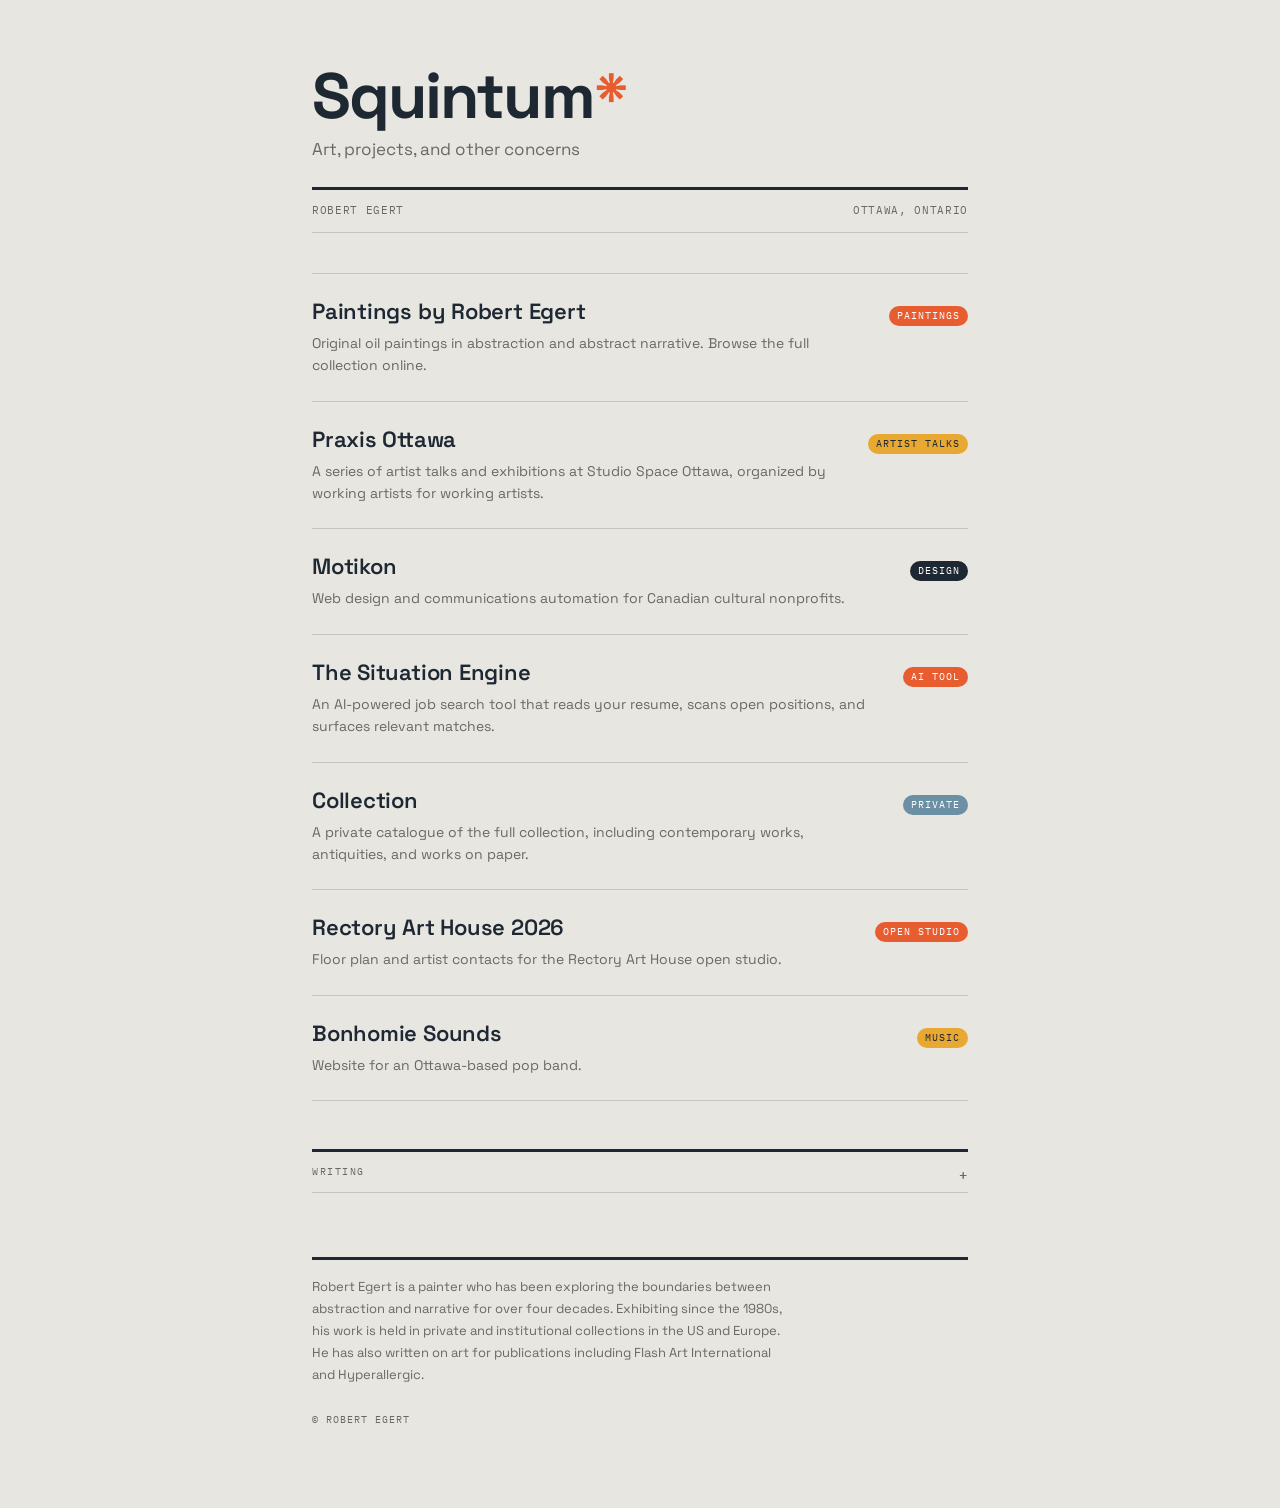
<file: index.html>
<!DOCTYPE html>
<html lang="en">
<head>
<meta charset="UTF-8">
<meta name="viewport" content="width=device-width, initial-scale=1.0">
<title>Squintum's</title>
<meta name="description" content="Squintum's: paintings, projects, and other concerns by Robert Egert.">
<link rel="canonical" href="https://squintum.com/">

<!-- Open Graph -->
<meta property="og:type" content="website">
<meta property="og:url" content="https://squintum.com/">
<meta property="og:title" content="Squintum's">
<meta property="og:description" content="Paintings, projects, and other concerns by Robert Egert.">
<meta property="og:image" content="https://squintum.com/picture-gallery.jpg">
<meta property="og:image:width" content="1200">
<meta property="og:image:alt" content="The gallery of Robert Egert, painter">
<meta property="og:site_name" content="Squintum's">
<meta property="og:locale" content="en_US">

<!-- Twitter Card -->
<meta name="twitter:card" content="summary_large_image">
<meta name="twitter:title" content="Squintum's">
<meta name="twitter:description" content="Paintings, projects, and other concerns by Robert Egert.">
<meta name="twitter:image" content="https://squintum.com/picture-gallery.jpg">

<!-- JSON-LD Structured Data -->
<script type="application/ld+json">
{
  "@context": "https://schema.org",
  "@type": "WebSite",
  "name": "Squintum's",
  "alternateName": "Squintum",
  "url": "https://squintum.com",
  "description": "Paintings, projects, and other concerns by Robert Egert",
  "publisher": {
    "@type": "Person",
    "name": "Robert Egert",
    "url": "https://robertegert.com"
  }
}
</script>

<link rel="preconnect" href="https://fonts.googleapis.com">
<link rel="preconnect" href="https://fonts.gstatic.com" crossorigin>
<link href="https://fonts.googleapis.com/css2?family=Space+Grotesk:wght@300;400;500;600;700&family=IBM+Plex+Mono:wght@300;400;500&display=swap" rel="stylesheet">
<style>
*, *::before, *::after { margin: 0; padding: 0; box-sizing: border-box; }

:root {
  --warm: #E8A832;
  --cool: #6B8FA3;
  --vibrant: #E85D30;
  --dark: #1E2832;
  --bg: #E8E6E1;
  --rule: #C8C5BF;
  --muted: #6A6862;
}

body {
  font-family: 'Space Grotesk', sans-serif;
  background: var(--bg);
  color: var(--dark);
  font-size: 16px;
  line-height: 1.6;
}

.page {
  max-width: 720px;
  margin: 0 auto;
  padding: 64px 32px 80px;
}

/* --- HEADER --- */
.masthead {
  margin-bottom: 8px;
}

.masthead h1 {
  font-family: 'Space Grotesk', sans-serif;
  font-size: 64px;
  font-weight: 700;
  line-height: 1;
  letter-spacing: -0.03em;
}

.asterisk {
  color: var(--vibrant);
  text-decoration: none;
}

.asterisk:hover {
  color: var(--warm);
}

.masthead-meta {
  display: flex;
  justify-content: space-between;
  align-items: baseline;
  font-family: 'IBM Plex Mono', monospace;
  font-size: 11px;
  letter-spacing: 0.06em;
  text-transform: uppercase;
  color: var(--muted);
  padding: 12px 0;
  border-top: 3px solid var(--dark);
  border-bottom: 1px solid var(--rule);
}

.tagline {
  font-size: 17px;
  font-weight: 400;
  color: var(--muted);
  margin-top: 8px;
  margin-bottom: 24px;
}

/* --- PROJECT LIST --- */
.projects {
  margin-top: 40px;
}

.project {
  padding: 24px 0;
  border-bottom: 1px solid var(--rule);
}

.project:first-child {
  border-top: 1px solid var(--rule);
}

.project-header {
  display: flex;
  justify-content: space-between;
  align-items: baseline;
  gap: 16px;
  margin-bottom: 6px;
}

.project h2 {
  font-size: 22px;
  font-weight: 600;
  letter-spacing: -0.01em;
  line-height: 1.2;
}

.project h2 a {
  color: var(--dark);
  text-decoration: none;
  transition: background-color 0.15s;
}

.project h2 a:hover {
  border-bottom: 2px solid var(--dark);
}

.project.c-vibrant h2 a:hover  { background-color: var(--vibrant); color: #fff; }
.project.c-cool h2 a:hover     { background-color: var(--cool); color: #fff; }
.project.c-warm h2 a:hover     { background-color: var(--warm); color: #fff; }
.project.c-dark h2 a:hover     { background-color: var(--dark); color: #fff; }

.project-type {
  font-family: 'IBM Plex Mono', monospace;
  font-size: 10px;
  text-transform: uppercase;
  letter-spacing: 0.1em;
  color: #fff;
  padding: 2px 8px;
  border-radius: 100px;
  white-space: nowrap;
  flex-shrink: 0;
}

.project-type.t-paintings  { background: var(--vibrant); }
.project-type.t-studios    { background: var(--cool); }
.project-type.t-talks      { background: var(--warm); color: var(--dark); }
.project-type.t-design     { background: var(--dark); }
.project-type.t-tool       { background: var(--vibrant); }
.project-type.t-private    { background: var(--cool); }
.project-type.t-writing    { background: var(--warm); color: var(--dark); }

.project p {
  font-size: 14px;
  font-weight: 400;
  color: var(--muted);
  line-height: 1.6;
  max-width: 560px;
}

/* --- WRITING --- */
.section-rule {
  border: none;
  border-top: 3px solid var(--dark);
  margin-top: 48px;
  margin-bottom: 0;
}

.writing-toggle {
  border-bottom: 1px solid var(--rule);
  cursor: pointer;
}

.writing-toggle summary {
  font-family: 'IBM Plex Mono', monospace;
  font-size: 10px;
  text-transform: uppercase;
  letter-spacing: 0.15em;
  color: var(--muted);
  padding: 12px 0;
  list-style: none;
}

.writing-toggle summary::-webkit-details-marker { display: none; }

.writing-toggle summary::after {
  content: '+';
  float: right;
  font-size: 14px;
  font-weight: 500;
  transition: transform 0.2s;
}

.writing-toggle[open] summary::after {
  content: '\2212';
}

/* --- FOOTER --- */
footer {
  margin-top: 64px;
  padding-top: 16px;
  border-top: 3px solid var(--dark);
}

footer p {
  font-size: 13px;
  color: var(--muted);
  line-height: 1.7;
  max-width: 480px;
}

footer a {
  color: var(--dark);
  text-decoration: none;
  border-bottom: 1px solid var(--rule);
}

footer a:hover {
  border-color: var(--vibrant);
}

.copyright {
  font-family: 'IBM Plex Mono', monospace;
  font-size: 10px;
  text-transform: uppercase;
  letter-spacing: 0.1em;
  color: var(--muted);
  margin-top: 24px;
}

@media (max-width: 560px) {
  .page { padding: 40px 20px 60px; }
  .masthead h1 { font-size: 42px; }
  .project-header { flex-direction: column; gap: 4px; }
}
</style>
</head>
<body>
<div class="page">

  <header class="masthead">
    <h1>Squintum<a href="/squintum.html" class="asterisk">*</a></h1>
    <p class="tagline">Art, projects, and other concerns</p>
  </header>
  <div class="masthead-meta">
    <span>Robert Egert</span>
    <span>Ottawa, Ontario</span>
  </div>

  <div class="projects">

    <div class="project c-vibrant">
      <div class="project-header">
        <h2><a href="https://robertegert.com">Paintings by Robert Egert</a></h2>
        <span class="project-type t-paintings">Paintings</span>
      </div>
      <p>Original oil paintings in abstraction and abstract narrative. Browse the full collection online.</p>
    </div>

    <div class="project c-cool" style="display:none;">
      <div class="project-header">
        <h2><a href="https://studiospaceottawa.ca">Studio Space Ottawa</a></h2>
        <span class="project-type t-studios">Studios</span>
      </div>
      <p>Forty private artist studios in Ottawa at affordable rates. Well-lit spaces with finished walls, run by working artists.</p>
    </div>

    <div class="project c-warm">
      <div class="project-header">
        <h2><a href="https://praxisottawa.ca">Praxis Ottawa</a></h2>
        <span class="project-type t-talks">Artist Talks</span>
      </div>
      <p>A series of artist talks and exhibitions at Studio Space Ottawa, organized by working artists for working artists.</p>
    </div>

    <div class="project c-dark">
      <div class="project-header">
        <h2><a href="https://motikon.ca">Motikon</a></h2>
        <span class="project-type t-design">Design</span>
      </div>
      <p>Web design and communications automation for Canadian cultural nonprofits.</p>
    </div>

    <div class="project c-vibrant">
      <div class="project-header">
        <h2><a href="https://job-search-frontend.pages.dev">The Situation Engine</a></h2>
        <span class="project-type t-tool">AI Tool</span>
      </div>
      <p>An AI-powered job search tool that reads your resume, scans open positions, and surfaces relevant matches.</p>
    </div>

    <div class="project c-cool">
      <div class="project-header">
        <h2><a href="/collection/">Collection</a></h2>
        <span class="project-type t-private">Private</span>
      </div>
      <p>A private catalogue of the full collection, including contemporary works, antiquities, and works on paper.</p>
    </div>

    <div class="project c-vibrant">
      <div class="project-header">
        <h2><a href="/rectory-2026/">Rectory Art House 2026</a></h2>
        <span class="project-type t-paintings">Open Studio</span>
      </div>
      <p>Floor plan and artist contacts for the Rectory Art House open studio.</p>
    </div>

    <div class="project c-warm">
      <div class="project-header">
        <h2><a href="https://bonhomiesounds.com">Bonhomie Sounds</a></h2>
        <span class="project-type t-talks">Music</span>
      </div>
      <p>Website for an Ottawa-based pop band.</p>
    </div>

  </div>

  <hr class="section-rule">
  <details class="writing-toggle">
    <summary>Writing</summary>
    <div class="projects">
      <div class="project c-warm">
        <div class="project-header">
          <h2><a href="https://hyperallergic.com/ottawa-bread-factory-turned-artists-studios-faces-uncertain-future/">The Bread Factory Question</a></h2>
          <span class="project-type t-writing">Hyperallergic</span>
        </div>
        <p>Ottawa's artist studios face an uncertain future as a converted bread factory is sold to developers.</p>
      </div>

      <div class="project c-warm">
        <div class="project-header">
          <h2><a href="https://dartmagazine.com/?p=2984">Carol Bruns at White Columns</a></h2>
          <span class="project-type t-writing">D'art International</span>
        </div>
        <p>Masks, totems, and archaic effigies. A review of sculptor Carol Bruns at White Columns in New York.</p>
      </div>
    </div>
  </details>

  <footer>
    <p>Robert Egert is a painter who has been exploring the boundaries between abstraction and narrative for over four decades. Exhibiting since the 1980s, his work is held in private and institutional collections in the US and Europe. He has also written on art for publications including Flash Art International and Hyperallergic.</p>
    <p class="copyright">&copy; Robert Egert</p>
  </footer>

</div>
<!-- Cloudflare Web Analytics -->
<script type='module' src='https://static.cloudflareinsights.com/beacon.min.js' data-cf-beacon='{"token": "d8b18d3b2d6443efa33a87aca33cb936"}'></script>
<!-- End Cloudflare Web Analytics -->
</body>
</html>
</file>
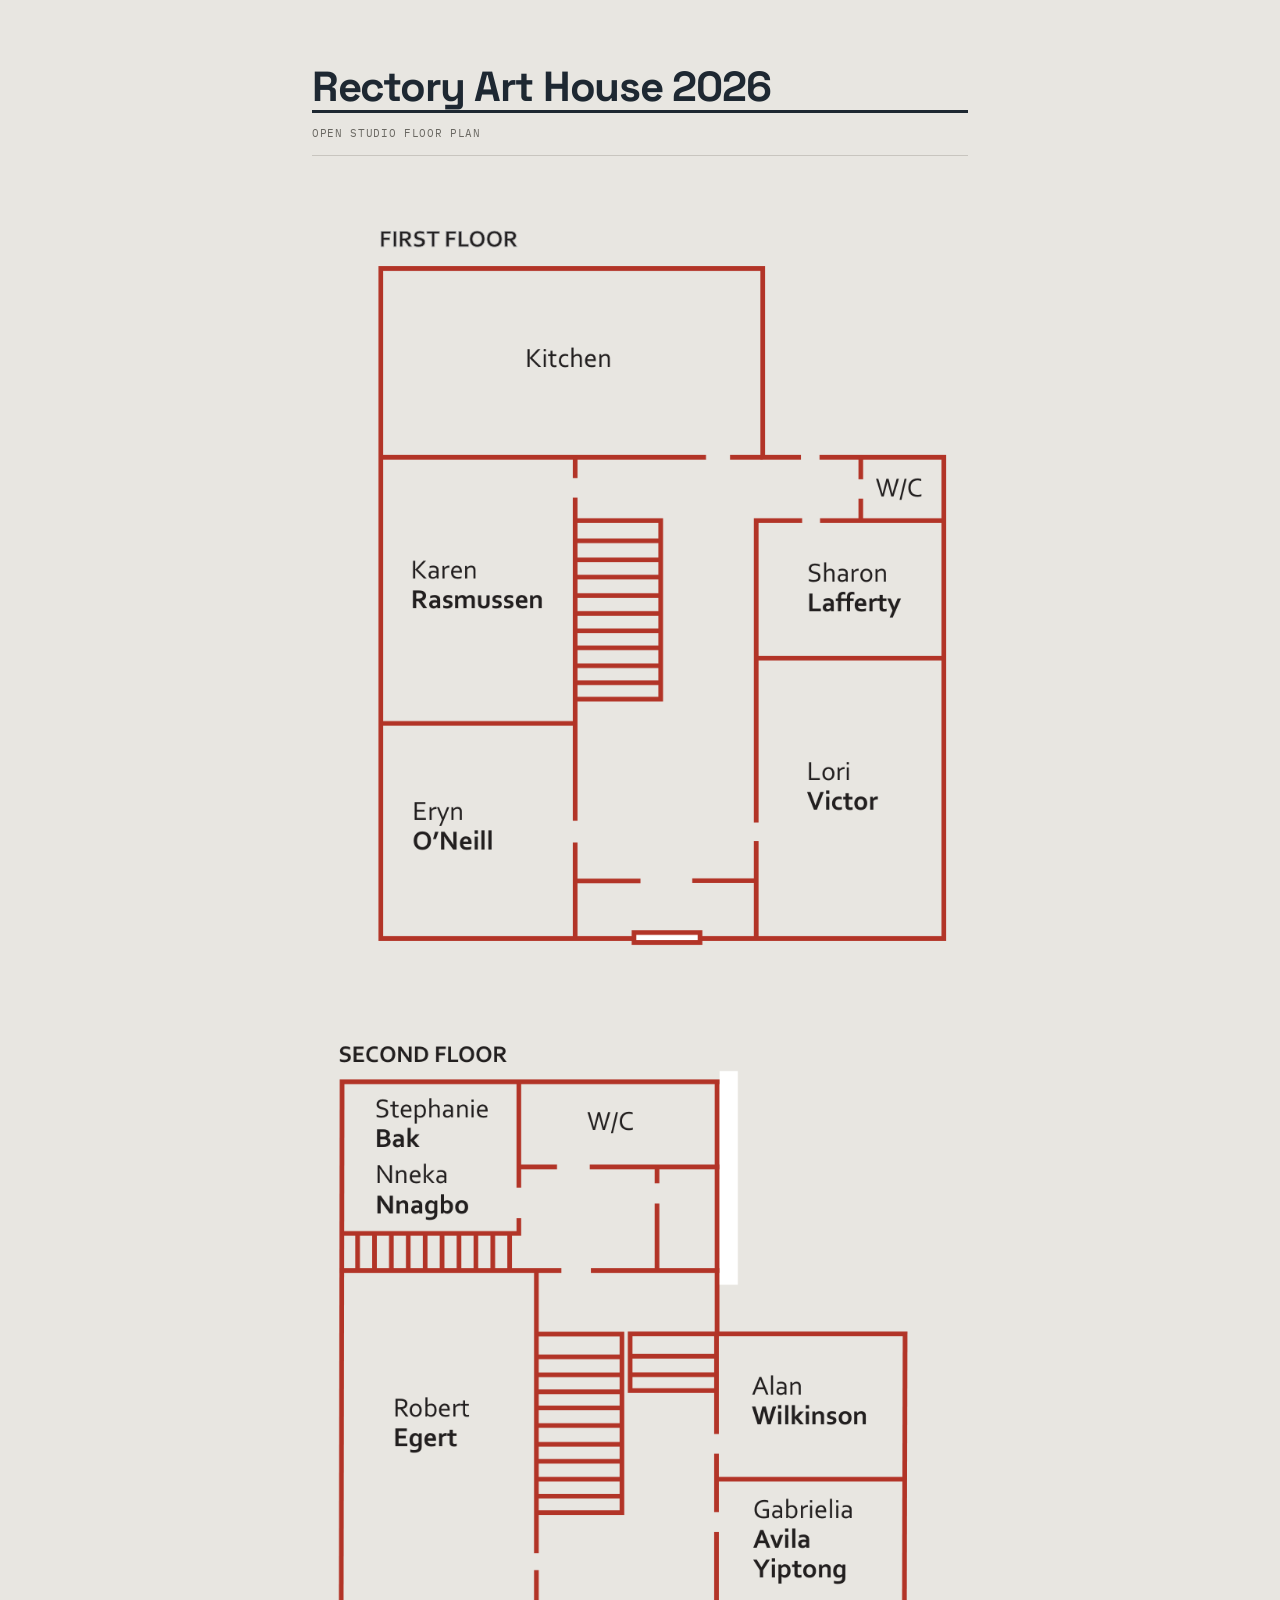
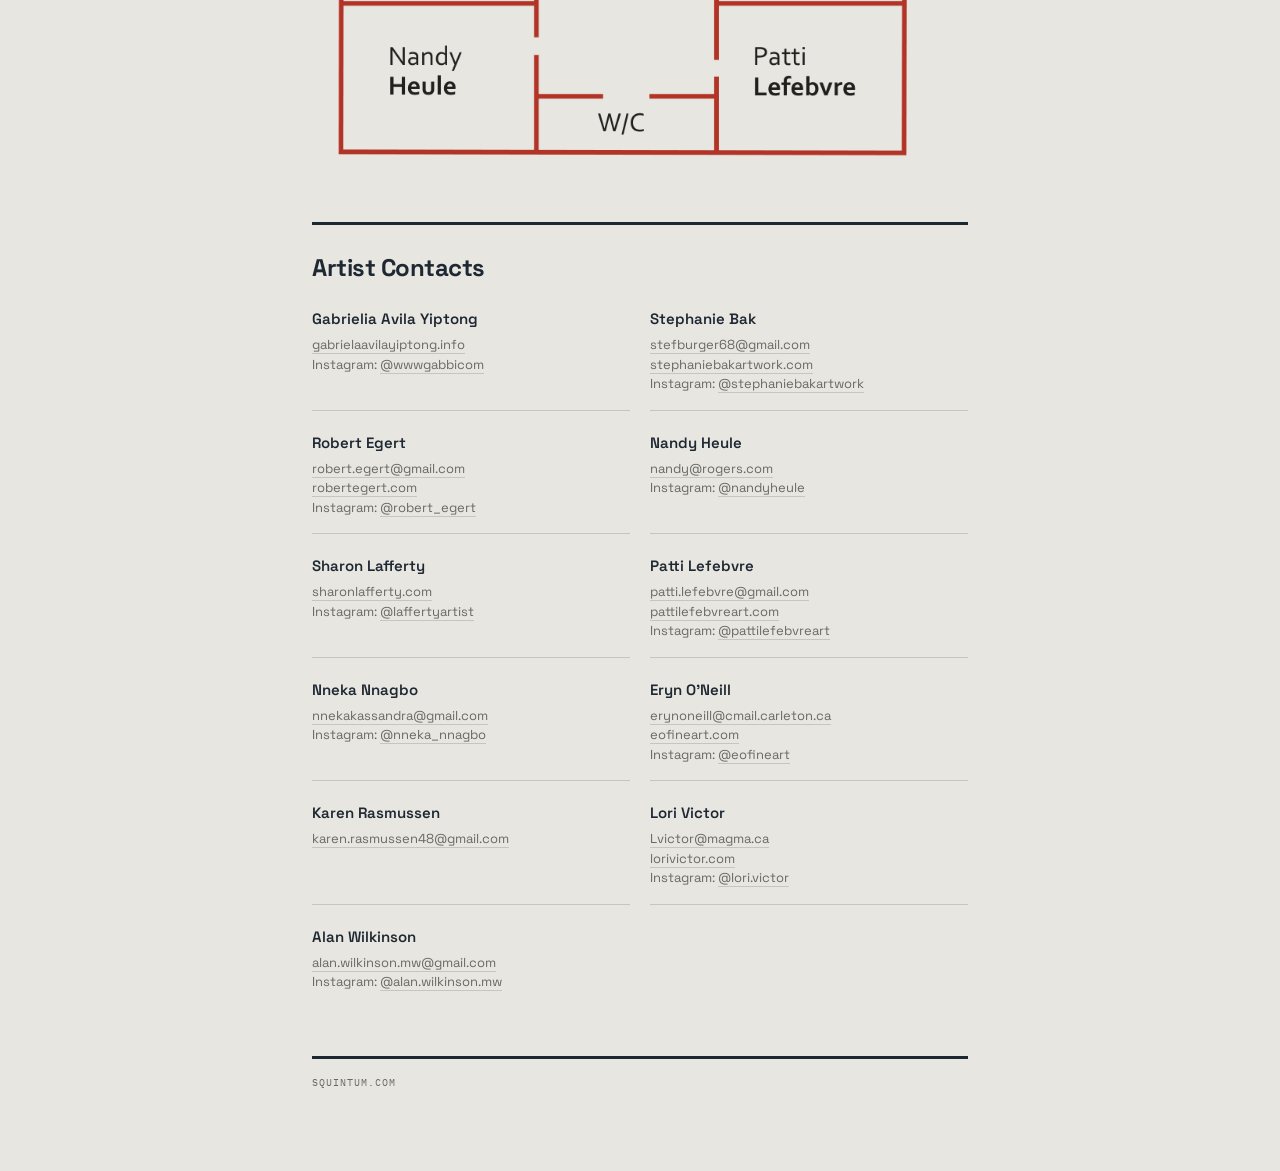
<file: rectory-2026/index.html>
<!DOCTYPE html>
<html lang="en">
<head>
<meta charset="UTF-8">
<meta name="viewport" content="width=device-width, initial-scale=1.0">
<title>Rectory Art House 2026</title>
<meta name="robots" content="noindex, nofollow">

<link rel="preconnect" href="https://fonts.googleapis.com">
<link rel="preconnect" href="https://fonts.gstatic.com" crossorigin>
<link href="https://fonts.googleapis.com/css2?family=Space+Grotesk:wght@300;400;500;600;700&family=IBM+Plex+Mono:wght@300;400;500&display=swap" rel="stylesheet">
<style>
*, *::before, *::after { margin: 0; padding: 0; box-sizing: border-box; }

:root {
  --warm: #E8A832;
  --cool: #6B8FA3;
  --vibrant: #E85D30;
  --dark: #1E2832;
  --bg: #E8E6E1;
  --rule: #C8C5BF;
  --muted: #6A6862;
}

body {
  font-family: 'Space Grotesk', sans-serif;
  background: var(--bg);
  color: var(--dark);
  font-size: 16px;
  line-height: 1.6;
}

.page {
  max-width: 720px;
  margin: 0 auto;
  padding: 48px 20px 60px;
}

.masthead h1 {
  font-size: 32px;
  font-weight: 700;
  line-height: 1.1;
  letter-spacing: -0.03em;
}

.masthead-meta {
  display: flex;
  justify-content: space-between;
  align-items: baseline;
  font-family: 'IBM Plex Mono', monospace;
  font-size: 11px;
  letter-spacing: 0.06em;
  text-transform: uppercase;
  color: var(--muted);
  padding: 12px 0;
  border-top: 3px solid var(--dark);
  border-bottom: 1px solid var(--rule);
  margin-bottom: 32px;
}

.floor-section { margin-bottom: 32px; }
.floor-section img {
  width: 100%;
  height: auto;
  display: block;
}

.contacts {
  margin-top: 40px;
  padding-top: 24px;
  border-top: 3px solid var(--dark);
}

.contacts h2 {
  font-size: 24px;
  font-weight: 700;
  letter-spacing: -0.02em;
  margin-bottom: 20px;
}

.contacts-grid {
  display: grid;
  grid-template-columns: 1fr;
  gap: 20px;
}

.contact-card {
  padding-bottom: 16px;
  border-bottom: 1px solid var(--rule);
}

.contact-card:last-child { border-bottom: none; }

.contact-name {
  font-size: 15px;
  font-weight: 600;
  margin-bottom: 4px;
}

.contact-detail {
  font-size: 13px;
  color: var(--muted);
  line-height: 1.5;
}

.contact-detail a {
  color: var(--muted);
  text-decoration: none;
  border-bottom: 1px solid var(--rule);
}

.contact-detail a:hover { border-color: var(--vibrant); }

footer {
  margin-top: 48px;
  padding-top: 16px;
  border-top: 3px solid var(--dark);
}

.copyright {
  font-family: 'IBM Plex Mono', monospace;
  font-size: 10px;
  text-transform: uppercase;
  letter-spacing: 0.1em;
  color: var(--muted);
}

@media (min-width: 480px) {
  .page { padding: 64px 32px 80px; }
  .masthead h1 { font-size: 42px; }
  .contacts-grid { grid-template-columns: 1fr 1fr; }
}
</style>
</head>
<body>
<div class="page">

  <header class="masthead">
    <h1>Rectory Art House 2026</h1>
  </header>
  <div class="masthead-meta">
    <span>Open Studio Floor Plan</span>
  </div>

  <div class="floor-section">
    <img src="floor1.png" alt="First floor plan showing studios for Karen Rasmussen, Sharon Lafferty, Eryn O'Neill, and Lori Victor" width="840" height="1000">
  </div>

  <div class="floor-section">
    <img src="floor2.png" alt="Second floor plan showing studios for Stephanie Bak, Nneka Nnagbo, Robert Egert, Alan Wilkinson, Gabrielia Avila Yiptong, Nandy Heule, and Patti Lefebvre" width="840" height="1000">
  </div>

  <section class="contacts">
    <h2>Artist Contacts</h2>
    <div class="contacts-grid">
      <div class="contact-card">
        <div class="contact-name">Gabrielia Avila Yiptong</div>
        <div class="contact-detail">
          <a href="https://gabrielaavilayiptong.info">gabrielaavilayiptong.info</a><br>
          Instagram: <a href="https://instagram.com/wwwgabbicom">@wwwgabbicom</a>
        </div>
      </div>
      <div class="contact-card">
        <div class="contact-name">Stephanie Bak</div>
        <div class="contact-detail">
          <a href="mailto:stefburger68@gmail.com">stefburger68@gmail.com</a><br>
          <a href="https://www.stephaniebakartwork.com">stephaniebakartwork.com</a><br>
          Instagram: <a href="https://instagram.com/stephaniebakartwork">@stephaniebakartwork</a>
        </div>
      </div>
      <div class="contact-card">
        <div class="contact-name">Robert Egert</div>
        <div class="contact-detail">
          <a href="mailto:robert.egert@gmail.com">robert.egert@gmail.com</a><br>
          <a href="https://www.robertegert.com">robertegert.com</a><br>
          Instagram: <a href="https://instagram.com/robert_egert">@robert_egert</a>
        </div>
      </div>
      <div class="contact-card">
        <div class="contact-name">Nandy Heule</div>
        <div class="contact-detail">
          <a href="mailto:nandy@rogers.com">nandy@rogers.com</a><br>
          Instagram: <a href="https://instagram.com/nandyheule">@nandyheule</a>
        </div>
      </div>
      <div class="contact-card">
        <div class="contact-name">Sharon Lafferty</div>
        <div class="contact-detail">
          <a href="https://www.sharonlafferty.com">sharonlafferty.com</a><br>
          Instagram: <a href="https://instagram.com/laffertyartist">@laffertyartist</a>
        </div>
      </div>
      <div class="contact-card">
        <div class="contact-name">Patti Lefebvre</div>
        <div class="contact-detail">
          <a href="mailto:patti.lefebvre@gmail.com">patti.lefebvre@gmail.com</a><br>
          <a href="https://www.pattilefebvreart.com">pattilefebvreart.com</a><br>
          Instagram: <a href="https://instagram.com/pattilefebvreart">@pattilefebvreart</a>
        </div>
      </div>
      <div class="contact-card">
        <div class="contact-name">Nneka Nnagbo</div>
        <div class="contact-detail">
          <a href="mailto:nnekakassandra@gmail.com">nnekakassandra@gmail.com</a><br>
          Instagram: <a href="https://instagram.com/nneka_nnagbo">@nneka_nnagbo</a>
        </div>
      </div>
      <div class="contact-card">
        <div class="contact-name">Eryn O'Neill</div>
        <div class="contact-detail">
          <a href="mailto:erynoneill@cmail.carleton.ca">erynoneill@cmail.carleton.ca</a><br>
          <a href="https://www.eofineart.com">eofineart.com</a><br>
          Instagram: <a href="https://instagram.com/eofineart">@eofineart</a>
        </div>
      </div>
      <div class="contact-card">
        <div class="contact-name">Karen Rasmussen</div>
        <div class="contact-detail">
          <a href="mailto:karen.rasmussen48@gmail.com">karen.rasmussen48@gmail.com</a>
        </div>
      </div>
      <div class="contact-card">
        <div class="contact-name">Lori Victor</div>
        <div class="contact-detail">
          <a href="mailto:Lvictor@magma.ca">Lvictor@magma.ca</a><br>
          <a href="https://www.lorivictor.com">lorivictor.com</a><br>
          Instagram: <a href="https://instagram.com/lori.victor">@lori.victor</a>
        </div>
      </div>
      <div class="contact-card">
        <div class="contact-name">Alan Wilkinson</div>
        <div class="contact-detail">
          <a href="mailto:alan.wilkinson.mw@gmail.com">alan.wilkinson.mw@gmail.com</a><br>
          Instagram: <a href="https://instagram.com/alan.wilkinson.mw">@alan.wilkinson.mw</a>
        </div>
      </div>
    </div>
  </section>

  <footer>
    <p class="copyright">squintum.com</p>
  </footer>

</div>
</body>
</html>
</file>
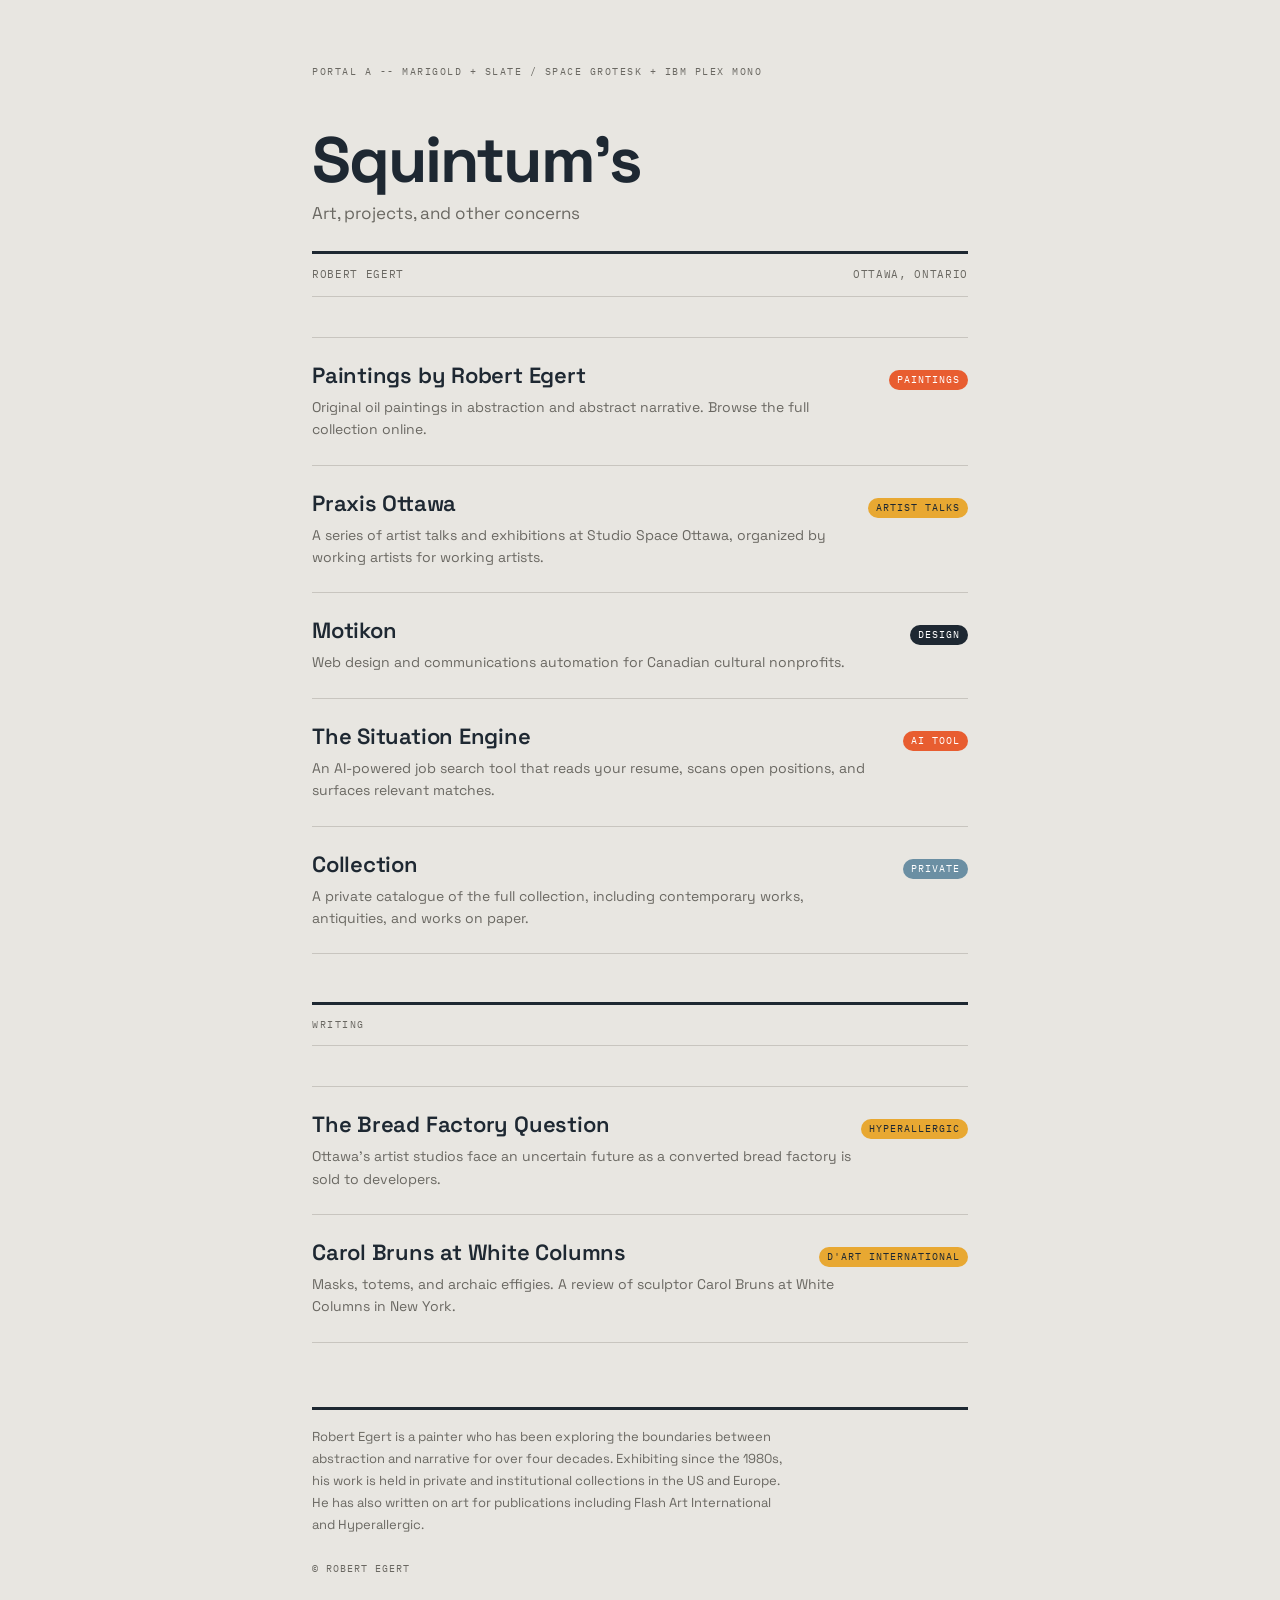
<file: portal-a.html>
<!DOCTYPE html>
<html lang="en">
<head>
<meta charset="UTF-8">
<meta name="viewport" content="width=device-width, initial-scale=1.0">
<title>Portal A — Marigold + Slate</title>
<link rel="preconnect" href="https://fonts.googleapis.com">
<link rel="preconnect" href="https://fonts.gstatic.com" crossorigin>
<link href="https://fonts.googleapis.com/css2?family=Space+Grotesk:wght@300;400;500;600;700&family=IBM+Plex+Mono:wght@300;400;500&display=swap" rel="stylesheet">
<style>
*, *::before, *::after { margin: 0; padding: 0; box-sizing: border-box; }

:root {
  --warm: #E8A832;
  --cool: #6B8FA3;
  --vibrant: #E85D30;
  --dark: #1E2832;
  --bg: #E8E6E1;
  --rule: #C8C5BF;
  --muted: #6A6862;
}

body {
  font-family: 'Space Grotesk', sans-serif;
  background: var(--bg);
  color: var(--dark);
  font-size: 16px;
  line-height: 1.6;
}

.page {
  max-width: 720px;
  margin: 0 auto;
  padding: 64px 32px 80px;
}

.variant-label {
  font-family: 'IBM Plex Mono', monospace;
  font-size: 10px;
  text-transform: uppercase;
  letter-spacing: 0.15em;
  color: var(--muted);
  margin-bottom: 48px;
}

/* --- HEADER --- */
.masthead {
  margin-bottom: 8px;
}

.masthead h1 {
  font-family: 'Space Grotesk', sans-serif;
  font-size: 64px;
  font-weight: 700;
  line-height: 1;
  letter-spacing: -0.03em;
}

.masthead-meta {
  display: flex;
  justify-content: space-between;
  align-items: baseline;
  font-family: 'IBM Plex Mono', monospace;
  font-size: 11px;
  letter-spacing: 0.06em;
  text-transform: uppercase;
  color: var(--muted);
  padding: 12px 0;
  border-top: 3px solid var(--dark);
  border-bottom: 1px solid var(--rule);
}

.tagline {
  font-size: 17px;
  font-weight: 400;
  color: var(--muted);
  margin-top: 8px;
  margin-bottom: 24px;
}

/* --- PROJECT LIST --- */
.projects {
  margin-top: 40px;
}

.project {
  padding: 24px 0;
  border-bottom: 1px solid var(--rule);
}

.project:first-child {
  border-top: 1px solid var(--rule);
}

.project-header {
  display: flex;
  justify-content: space-between;
  align-items: baseline;
  gap: 16px;
  margin-bottom: 6px;
}

.project h2 {
  font-size: 22px;
  font-weight: 600;
  letter-spacing: -0.01em;
  line-height: 1.2;
}

.project h2 a {
  color: var(--dark);
  text-decoration: none;
  transition: background-color 0.15s;
}

.project h2 a:hover {
  border-bottom: 2px solid var(--dark);
}

.project.c-vibrant h2 a:hover  { background-color: var(--vibrant); }
.project.c-cool h2 a:hover     { background-color: var(--cool); }
.project.c-warm h2 a:hover     { background-color: var(--warm); }
.project.c-dark h2 a:hover     { background-color: var(--dark); color: #fff; }

.project-type {
  font-family: 'IBM Plex Mono', monospace;
  font-size: 10px;
  text-transform: uppercase;
  letter-spacing: 0.1em;
  color: #fff;
  padding: 2px 8px;
  border-radius: 100px;
  white-space: nowrap;
  flex-shrink: 0;
}

.project-type.t-paintings  { background: var(--vibrant); }
.project-type.t-studios    { background: var(--cool); }
.project-type.t-talks      { background: var(--warm); color: var(--dark); }
.project-type.t-design     { background: var(--dark); }
.project-type.t-tool       { background: var(--vibrant); }
.project-type.t-private    { background: var(--cool); }
.project-type.t-writing    { background: var(--warm); color: var(--dark); }

.project p {
  font-size: 14px;
  font-weight: 400;
  color: var(--muted);
  line-height: 1.6;
  max-width: 560px;
}

/* --- WRITING --- */
.section-rule {
  border: none;
  border-top: 3px solid var(--dark);
  margin-top: 48px;
  margin-bottom: 0;
}

.section-label {
  font-family: 'IBM Plex Mono', monospace;
  font-size: 10px;
  text-transform: uppercase;
  letter-spacing: 0.15em;
  color: var(--muted);
  padding: 12px 0;
  border-bottom: 1px solid var(--rule);
}

/* --- FOOTER --- */
footer {
  margin-top: 64px;
  padding-top: 16px;
  border-top: 3px solid var(--dark);
}

footer p {
  font-size: 13px;
  color: var(--muted);
  line-height: 1.7;
  max-width: 480px;
}

footer a {
  color: var(--dark);
  text-decoration: none;
  border-bottom: 1px solid var(--rule);
}

footer a:hover {
  border-color: var(--vibrant);
}

.copyright {
  font-family: 'IBM Plex Mono', monospace;
  font-size: 10px;
  text-transform: uppercase;
  letter-spacing: 0.1em;
  color: var(--muted);
  margin-top: 24px;
}

@media (max-width: 560px) {
  .page { padding: 40px 20px 60px; }
  .masthead h1 { font-size: 42px; }
  .project-header { flex-direction: column; gap: 4px; }
}
</style>
</head>
<body>
<div class="page">

  <div class="variant-label">Portal A -- Marigold + Slate / Space Grotesk + IBM Plex Mono</div>

  <header class="masthead">
    <h1>Squintum's</h1>
    <p class="tagline">Art, projects, and other concerns</p>
  </header>
  <div class="masthead-meta">
    <span>Robert Egert</span>
    <span>Ottawa, Ontario</span>
  </div>

  <div class="projects">

    <div class="project c-vibrant">
      <div class="project-header">
        <h2><a href="https://robertegert.com">Paintings by Robert Egert</a></h2>
        <span class="project-type t-paintings">Paintings</span>
      </div>
      <p>Original oil paintings in abstraction and abstract narrative. Browse the full collection online.</p>
    </div>

    <div class="project c-cool" style="display:none;">
      <div class="project-header">
        <h2><a href="https://studiospaceottawa.ca">Studio Space Ottawa</a></h2>
        <span class="project-type t-studios">Studios</span>
      </div>
      <p>Forty private artist studios in Ottawa at affordable rates. Well-lit spaces with finished walls, run by working artists.</p>
    </div>

    <div class="project c-warm">
      <div class="project-header">
        <h2><a href="https://praxisottawa.ca">Praxis Ottawa</a></h2>
        <span class="project-type t-talks">Artist Talks</span>
      </div>
      <p>A series of artist talks and exhibitions at Studio Space Ottawa, organized by working artists for working artists.</p>
    </div>

    <div class="project c-dark">
      <div class="project-header">
        <h2><a href="https://motikon.ca">Motikon</a></h2>
        <span class="project-type t-design">Design</span>
      </div>
      <p>Web design and communications automation for Canadian cultural nonprofits.</p>
    </div>

    <div class="project c-vibrant">
      <div class="project-header">
        <h2><a href="https://job-search-frontend.pages.dev">The Situation Engine</a></h2>
        <span class="project-type t-tool">AI Tool</span>
      </div>
      <p>An AI-powered job search tool that reads your resume, scans open positions, and surfaces relevant matches.</p>
    </div>

    <div class="project c-cool">
      <div class="project-header">
        <h2><a href="/collection/">Collection</a></h2>
        <span class="project-type t-private">Private</span>
      </div>
      <p>A private catalogue of the full collection, including contemporary works, antiquities, and works on paper.</p>
    </div>

  </div>

  <hr class="section-rule">
  <div class="section-label">Writing</div>

  <div class="projects">
    <div class="project c-warm">
      <div class="project-header">
        <h2><a href="https://hyperallergic.com/ottawa-bread-factory-turned-artists-studios-faces-uncertain-future/">The Bread Factory Question</a></h2>
        <span class="project-type t-writing">Hyperallergic</span>
      </div>
      <p>Ottawa's artist studios face an uncertain future as a converted bread factory is sold to developers.</p>
    </div>

    <div class="project c-warm">
      <div class="project-header">
        <h2><a href="https://dartmagazine.com/?p=2984">Carol Bruns at White Columns</a></h2>
        <span class="project-type t-writing">D'art International</span>
      </div>
      <p>Masks, totems, and archaic effigies. A review of sculptor Carol Bruns at White Columns in New York.</p>
    </div>
  </div>

  <footer>
    <p>Robert Egert is a painter who has been exploring the boundaries between abstraction and narrative for over four decades. Exhibiting since the 1980s, his work is held in private and institutional collections in the US and Europe. He has also written on art for publications including Flash Art International and Hyperallergic.</p>
    <p class="copyright">&copy; Robert Egert</p>
  </footer>

</div>
</body>
</html>
</file>
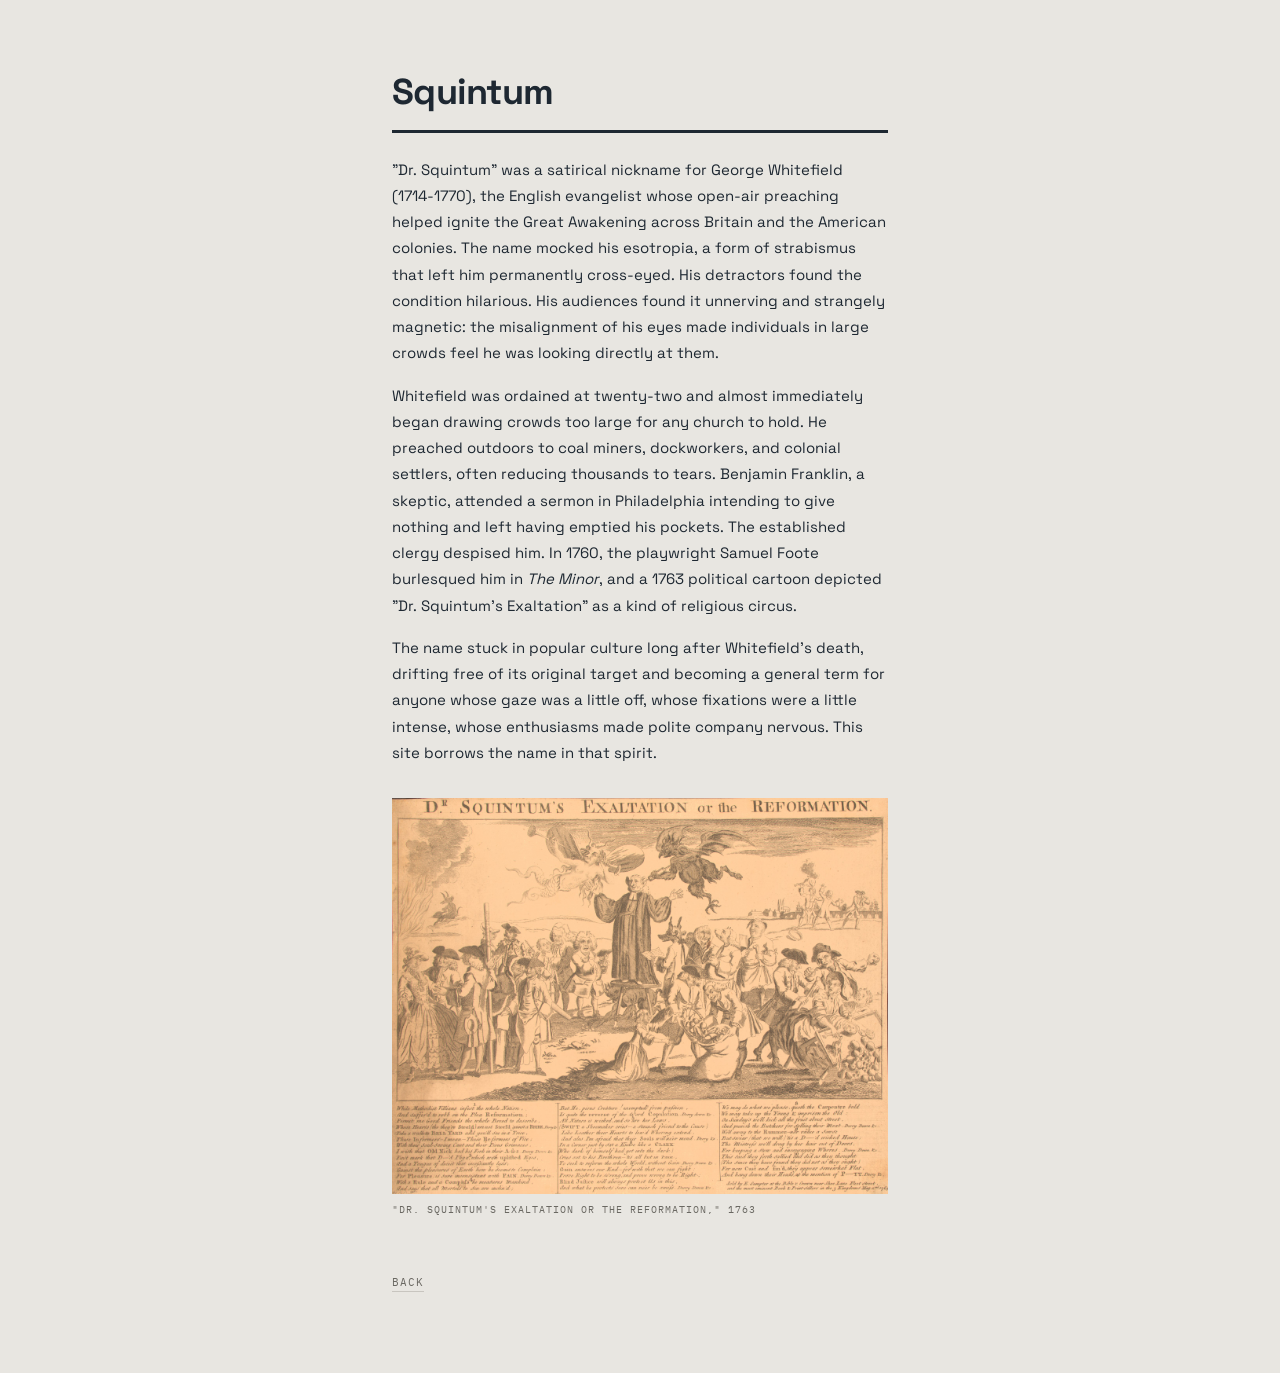
<file: squintum.html>
<!DOCTYPE html>
<html lang="en">
<head>
<meta charset="UTF-8">
<meta name="viewport" content="width=device-width, initial-scale=1.0">
<title>* Squintum</title>
<link rel="preconnect" href="https://fonts.googleapis.com">
<link rel="preconnect" href="https://fonts.gstatic.com" crossorigin>
<link href="https://fonts.googleapis.com/css2?family=Space+Grotesk:wght@300;400;500;600;700&family=IBM+Plex+Mono:wght@300;400;500&display=swap" rel="stylesheet">
<style>
*, *::before, *::after { margin: 0; padding: 0; box-sizing: border-box; }

:root {
  --dark: #1E2832;
  --bg: #E8E6E1;
  --rule: #C8C5BF;
  --muted: #6A6862;
}

body {
  font-family: 'Space Grotesk', sans-serif;
  background: var(--bg);
  color: var(--dark);
  font-size: 16px;
  line-height: 1.6;
}

.page {
  max-width: 560px;
  margin: 0 auto;
  padding: 64px 32px 80px;
}

h1 {
  font-size: 36px;
  font-weight: 700;
  letter-spacing: -0.02em;
  margin-bottom: 8px;
}

.rule {
  border: none;
  border-top: 3px solid var(--dark);
  margin-bottom: 24px;
}

p {
  font-size: 15px;
  line-height: 1.75;
  color: var(--dark);
  margin-bottom: 16px;
}

figure {
  margin: 32px 0;
}

figure img {
  display: block;
  width: 100%;
  height: auto;
}

figcaption {
  font-family: 'IBM Plex Mono', monospace;
  font-size: 10px;
  text-transform: uppercase;
  letter-spacing: 0.1em;
  color: var(--muted);
  margin-top: 8px;
}

.back {
  display: inline-block;
  margin-top: 24px;
  font-family: 'IBM Plex Mono', monospace;
  font-size: 11px;
  text-transform: uppercase;
  letter-spacing: 0.1em;
  color: var(--muted);
  text-decoration: none;
  border-bottom: 1px solid var(--rule);
}

.back:hover {
  color: var(--dark);
  border-color: var(--dark);
}

@media (max-width: 560px) {
  .page { padding: 40px 20px 60px; }
  h1 { font-size: 28px; }
}
</style>
</head>
<body>
<div class="page">
  <h1>Squintum</h1>
  <hr class="rule">
  <p>"Dr. Squintum" was a satirical nickname for George Whitefield (1714-1770), the English evangelist whose open-air preaching helped ignite the Great Awakening across Britain and the American colonies. The name mocked his esotropia, a form of strabismus that left him permanently cross-eyed. His detractors found the condition hilarious. His audiences found it unnerving and strangely magnetic: the misalignment of his eyes made individuals in large crowds feel he was looking directly at them.</p>
  <p>Whitefield was ordained at twenty-two and almost immediately began drawing crowds too large for any church to hold. He preached outdoors to coal miners, dockworkers, and colonial settlers, often reducing thousands to tears. Benjamin Franklin, a skeptic, attended a sermon in Philadelphia intending to give nothing and left having emptied his pockets. The established clergy despised him. In 1760, the playwright Samuel Foote burlesqued him in <em>The Minor</em>, and a 1763 political cartoon depicted "Dr. Squintum's Exaltation" as a kind of religious circus.</p>
  <p>The name stuck in popular culture long after Whitefield's death, drifting free of its original target and becoming a general term for anyone whose gaze was a little off, whose fixations were a little intense, whose enthusiasms made polite company nervous. This site borrows the name in that spirit.</p>
  <figure>
    <img src="/dr-squintum.jpg" alt="Dr. Squintum's Exaltation or the Reformation, a 1763 British political cartoon depicting George Whitefield preaching amid a circus-like crowd" width="100%">
    <figcaption>"Dr. Squintum's Exaltation or the Reformation," 1763</figcaption>
  </figure>
  <a class="back" href="/">Back</a>
</div>
</body>
</html>
</file>
